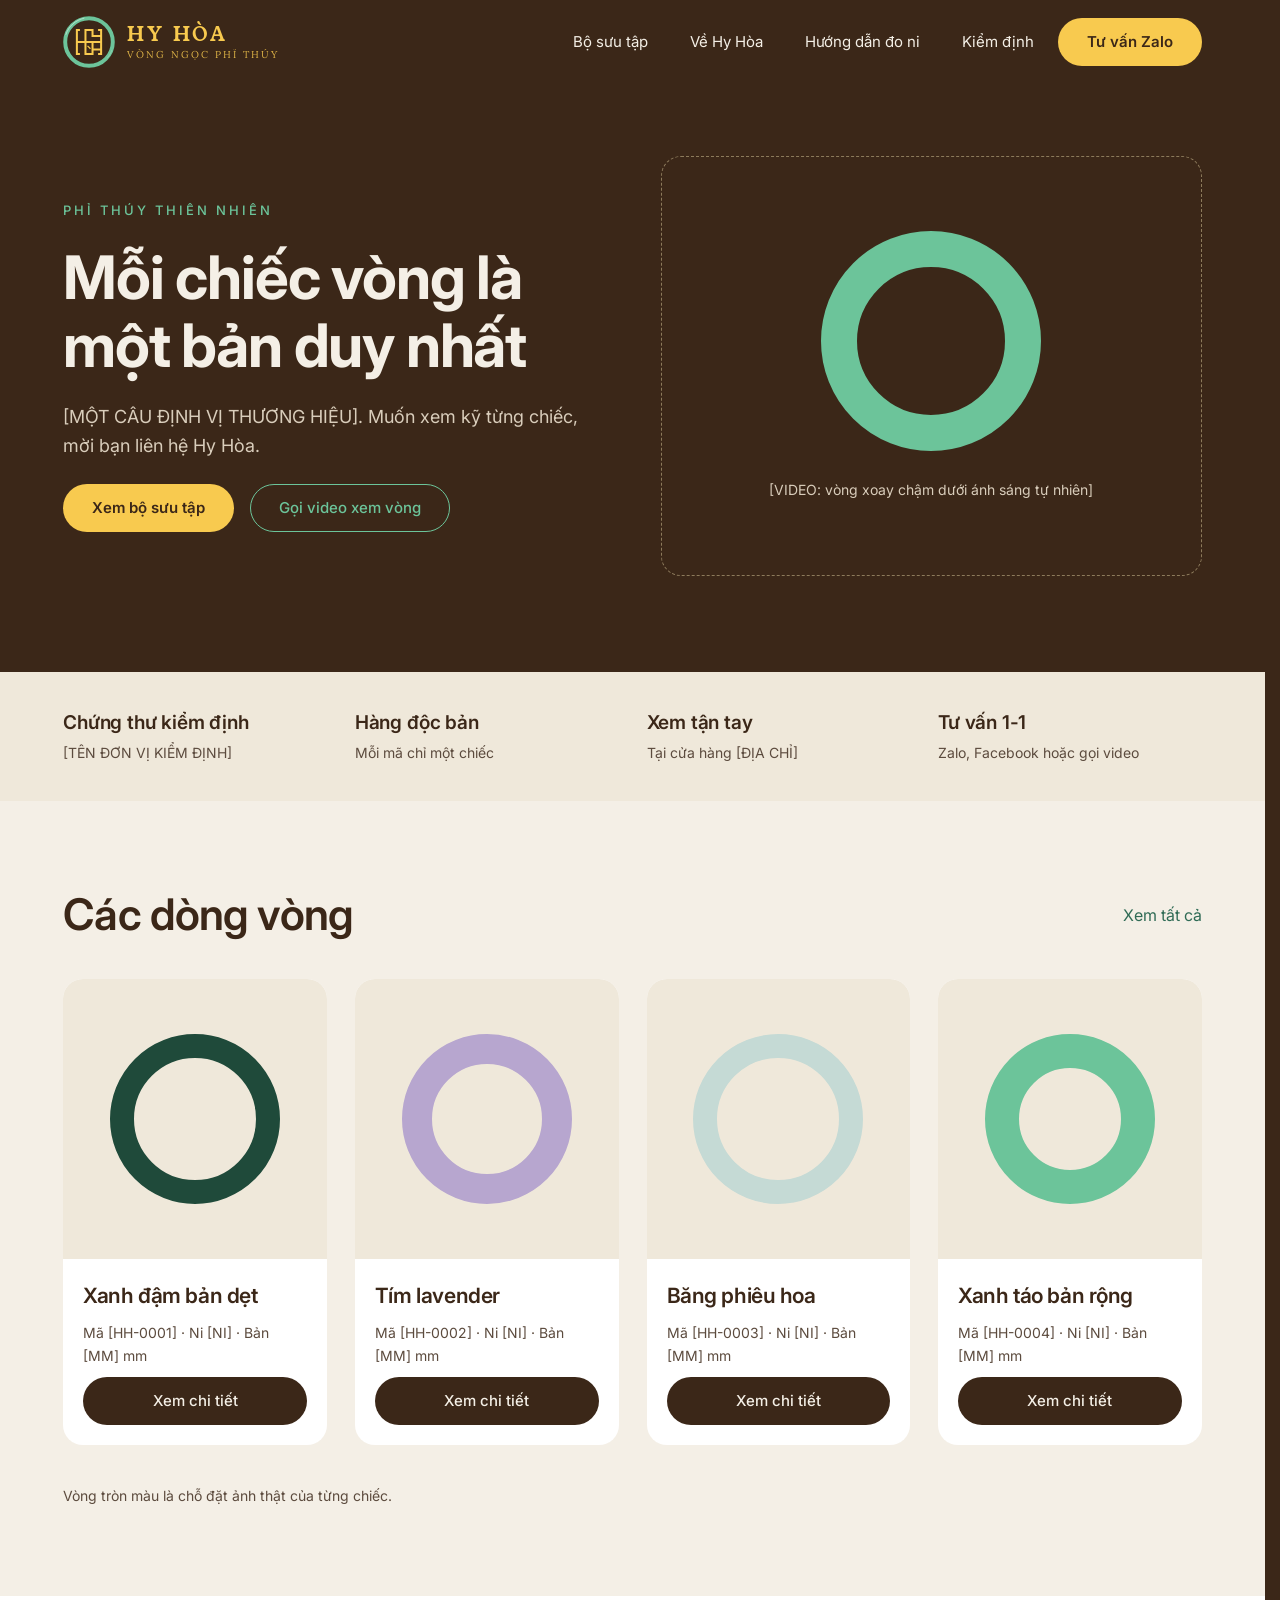
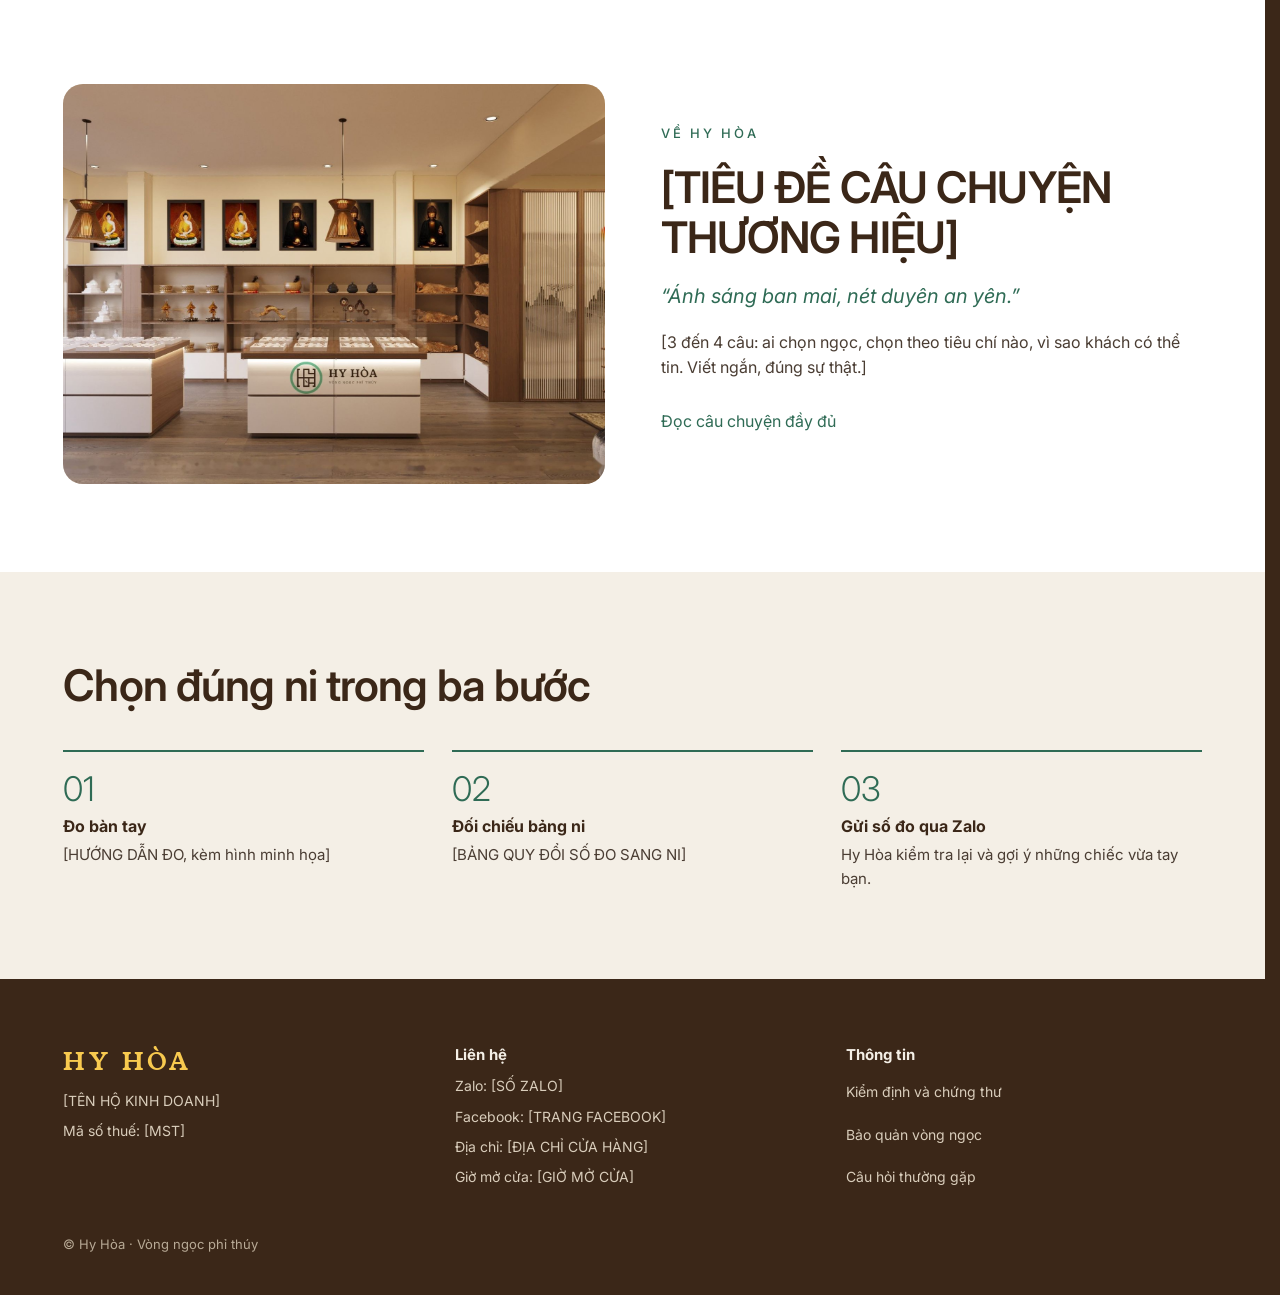
<file: index.html>
<!doctype html>
<html lang="vi">
<head>
<meta charset="utf-8">
<meta name="viewport" content="width=device-width, initial-scale=1, viewport-fit=cover">
<title>Hy Hòa – Vòng ngọc phỉ thúy</title>
<meta name="description" content="Hy Hòa – vòng ngọc phỉ thúy thiên nhiên, mỗi chiếc là một bản duy nhất, có chứng thư kiểm định.">
<meta name="theme-color" content="#3B2718">
<meta name="apple-mobile-web-app-capable" content="yes">
<meta name="mobile-web-app-capable" content="yes">
<meta name="apple-mobile-web-app-status-bar-style" content="black-translucent">
<meta name="apple-mobile-web-app-title" content="Hy Hòa">
<link rel="apple-touch-icon" href="assets/img/icon-192.png">
<link rel="manifest" href="manifest.webmanifest">
<link rel="icon" href="assets/img/favicon.svg?v=8" type="image/svg+xml">
<link rel="icon" href="assets/img/favicon-64.png?v=8" sizes="64x64" type="image/png">
<link rel="preconnect" href="https://fonts.googleapis.com">
<link rel="preconnect" href="https://fonts.gstatic.com" crossorigin>
<link rel="stylesheet" href="https://fonts.googleapis.com/css2?family=Inter:wght@400;500;600;700&family=Young+Serif&family=Lora:wght@400;500&display=swap">
<link rel="stylesheet" href="assets/css/style.css?v=20261118-4">
</head>
<body>
<script>document.documentElement.classList.add("intro-on")</script>
<div class="intro" aria-hidden="true" style="display:none"></div>
<img class="intro-logo" src="assets/img/logo-mark.svg?v=2" alt="" aria-hidden="true" style="display:none">

<header class="hdr" id="top">
  <div class="hdr-in">
    <a href="#top" class="brand" aria-label="Hy Hòa – về đầu trang">
      <img src="assets/img/logo-mark.svg?v=2" alt="Logo Hy Hòa" width="52" height="52">
      <span class="brand-txt"><span class="brand-name">HY HÒA</span><span class="brand-tag">VÒNG NGỌC PHỈ THÚY</span></span>
    </a>

    <nav class="nav" aria-label="Menu chính">
      <div class="dd">
        <a href="#bo-suu-tap" class="nav-a" aria-haspopup="true">Bộ sưu tập</a>
        <div class="dp"><div class="dpi">
          <a href="#bo-suu-tap">Xanh đậm bản dẹt</a><a href="#bo-suu-tap">Tím lavender</a><a href="#bo-suu-tap">Băng phiêu hoa</a><a href="#bo-suu-tap">Xanh táo bản rộng</a>
        </div></div>
      </div>
      <div class="dd">
        <a href="#ve-hy-hoa" class="nav-a" aria-haspopup="true">Về Hy Hòa</a>
        <div class="dp"><div class="dpi">
          <a href="#ve-hy-hoa">Câu chuyện thương hiệu</a><a href="#lien-he">Cửa hàng</a><a href="#ve-hy-hoa">Người chọn ngọc</a>
        </div></div>
      </div>
      <div class="dd">
        <a href="#do-ni" class="nav-a" aria-haspopup="true">Hướng dẫn đo ni</a>
        <div class="dp"><div class="dpi">
          <a href="#do-ni">Cách đo ni tay</a><a href="#do-ni">Bảng quy đổi ni</a><a href="#lien-he">Bảo quản vòng ngọc</a>
        </div></div>
      </div>
      <div class="dd">
        <a href="#cam-ket" class="nav-a" aria-haspopup="true">Kiểm định</a>
        <div class="dp"><div class="dpi">
          <a href="#cam-ket">Chứng thư kiểm định</a><a href="#cam-ket">Tra cứu mã vòng</a><a href="#lien-he">Câu hỏi thường gặp</a>
        </div></div>
      </div>
    </nav>

    <a href="#lien-he" class="btn btn-gold hdr-cta">Tư vấn Zalo</a>

    <button class="menu-btn" type="button" aria-label="Mở menu" aria-expanded="false" aria-controls="mnav">
      <svg class="i-open" aria-hidden="true" width="24" height="24" viewBox="0 0 24 24" fill="none" stroke="currentColor" stroke-width="1.6"><path d="M3 6h18M3 12h18M3 18h18"/></svg>
      <svg class="i-close" aria-hidden="true" width="24" height="24" viewBox="0 0 24 24" fill="none" stroke="currentColor" stroke-width="1.6"><path d="M5 5l14 14M19 5L5 19"/></svg>
    </button>
  </div>
</header>

<nav class="mnav" id="mnav" aria-label="Menu điện thoại">
  <a href="#bo-suu-tap">Bộ sưu tập</a>
  <a href="#ve-hy-hoa">Về Hy Hòa</a>
  <a href="#do-ni">Hướng dẫn đo ni</a>
  <a href="#cam-ket">Kiểm định</a>
  <a href="#lien-he">Liên hệ</a>
  <a href="#lien-he" class="btn btn-gold mnav-cta">Nhắn Zalo</a>
</nav>

<main>
  <section class="hero">
    <div class="hero-txt">
      <p class="eyebrow">PHỈ THÚY THIÊN NHIÊN</p>
      <h1>Mỗi chiếc vòng là một bản duy nhất</h1>
      <p class="lead">[MỘT CÂU ĐỊNH VỊ THƯƠNG HIỆU]. Muốn xem kỹ từng chiếc, mời bạn liên hệ Hy Hòa.</p>
      <div class="hero-btns">
        <a href="#bo-suu-tap" class="btn btn-gold">Xem bộ sưu tập</a>
        <a href="#lien-he" class="btn btn-jade">Gọi video xem vòng</a>
      </div>
    </div>
    <div class="hero-media">
      <span class="ring ring-xl" aria-hidden="true"></span>
      <p>[VIDEO: vòng xoay chậm dưới ánh sáng tự nhiên]</p>
    </div>
  </section>

  <section class="trust" id="cam-ket" aria-label="Cam kết">
    <div><strong>Chứng thư kiểm định</strong><span>[TÊN ĐƠN VỊ KIỂM ĐỊNH]</span></div>
    <div><strong>Hàng độc bản</strong><span>Mỗi mã chỉ một chiếc</span></div>
    <div><strong>Xem tận tay</strong><span>Tại cửa hàng [ĐỊA CHỈ]</span></div>
    <div><strong>Tư vấn 1-1</strong><span>Zalo, Facebook hoặc gọi video</span></div>
  </section>

  <section class="sec" id="bo-suu-tap">
    <div class="sec-head">
      <h2>Các dòng vòng</h2>
      <a href="#bo-suu-tap" class="tlink">Xem tất cả</a>
    </div>
    <div class="cards">
      <a href="#lien-he" class="card"><div class="card-img"><span class="ring" style="--c:#1F4A3A;--w:24px" aria-hidden="true"></span></div><div class="card-body"><h3>Xanh đậm bản dẹt</h3><p>Mã [HH-0001] · Ni [NI] · Bản [MM] mm</p><span class="btn btn-dark">Xem chi tiết</span></div></a>
      <a href="#lien-he" class="card"><div class="card-img"><span class="ring" style="--c:#B7A6CF;--w:30px" aria-hidden="true"></span></div><div class="card-body"><h3>Tím lavender</h3><p>Mã [HH-0002] · Ni [NI] · Bản [MM] mm</p><span class="btn btn-dark">Xem chi tiết</span></div></a>
      <a href="#lien-he" class="card"><div class="card-img"><span class="ring" style="--c:#C5DAD5;--w:24px" aria-hidden="true"></span></div><div class="card-body"><h3>Băng phiêu hoa</h3><p>Mã [HH-0003] · Ni [NI] · Bản [MM] mm</p><span class="btn btn-dark">Xem chi tiết</span></div></a>
      <a href="#lien-he" class="card"><div class="card-img"><span class="ring" style="--c:#6CC49A;--w:34px" aria-hidden="true"></span></div><div class="card-body"><h3>Xanh táo bản rộng</h3><p>Mã [HH-0004] · Ni [NI] · Bản [MM] mm</p><span class="btn btn-dark">Xem chi tiết</span></div></a>
    </div>
    <p class="note">Vòng tròn màu là chỗ đặt ảnh thật của từng chiếc.</p>
  </section>

  <section class="story" id="ve-hy-hoa">
    <div class="story-img"><img src="assets/img/cua-hang.jpg" alt="Không gian cửa hàng Hy Hòa" width="1600" height="1143" loading="lazy"></div>
    <div class="story-txt">
      <p class="eyebrow">VỀ HY HÒA</p>
      <h2>[TIÊU ĐỀ CÂU CHUYỆN THƯƠNG HIỆU]</h2>
      <p class="quote">“Ánh sáng ban mai, nét duyên an yên.”</p>
      <p>[3 đến 4 câu: ai chọn ngọc, chọn theo tiêu chí nào, vì sao khách có thể tin. Viết ngắn, đúng sự thật.]</p>
      <a href="#lien-he" class="tlink">Đọc câu chuyện đầy đủ</a>
    </div>
  </section>

  <section class="sec" id="do-ni">
    <h2>Chọn đúng ni trong ba bước</h2>
    <ol class="steps">
      <li><span class="num">01</span><div><strong>Đo bàn tay</strong><span>[HƯỚNG DẪN ĐO, kèm hình minh họa]</span></div></li>
      <li><span class="num">02</span><div><strong>Đối chiếu bảng ni</strong><span>[BẢNG QUY ĐỔI SỐ ĐO SANG NI]</span></div></li>
      <li><span class="num">03</span><div><strong>Gửi số đo qua Zalo</strong><span>Hy Hòa kiểm tra lại và gợi ý những chiếc vừa tay bạn.</span></div></li>
    </ol>
  </section>
</main>

<footer class="ftr" id="lien-he">
  <div class="ftr-grid">
    <div class="ftr-brand">
      <span class="ftr-name">HY HÒA</span>
      <span>[TÊN HỘ KINH DOANH]</span>
      <span>Mã số thuế: [MST]</span>
    </div>
    <div>
      <strong>Liên hệ</strong>
      <span>Zalo: [SỐ ZALO]</span>
      <span>Facebook: [TRANG FACEBOOK]</span>
      <span>Địa chỉ: [ĐỊA CHỈ CỬA HÀNG]</span>
      <span>Giờ mở cửa: [GIỜ MỞ CỬA]</span>
    </div>
    <div>
      <strong>Thông tin</strong>
      <a href="#cam-ket" class="tlink">Kiểm định và chứng thư</a>
      <a href="#do-ni" class="tlink">Bảo quản vòng ngọc</a>
      <a href="#lien-he" class="tlink">Câu hỏi thường gặp</a>
    </div>
  </div>
  <p class="ftr-copy">© Hy Hòa · Vòng ngọc phỉ thúy</p>
</footer>

<div class="mbar">
  <a href="#lien-he" class="btn btn-gold">Nhắn Zalo</a>
  <a href="#lien-he" class="btn btn-line">Gọi video xem vòng</a>
</div>

<script src="assets/js/main.js?v=20261118-4" defer></script>
</body>
</html>
</file>
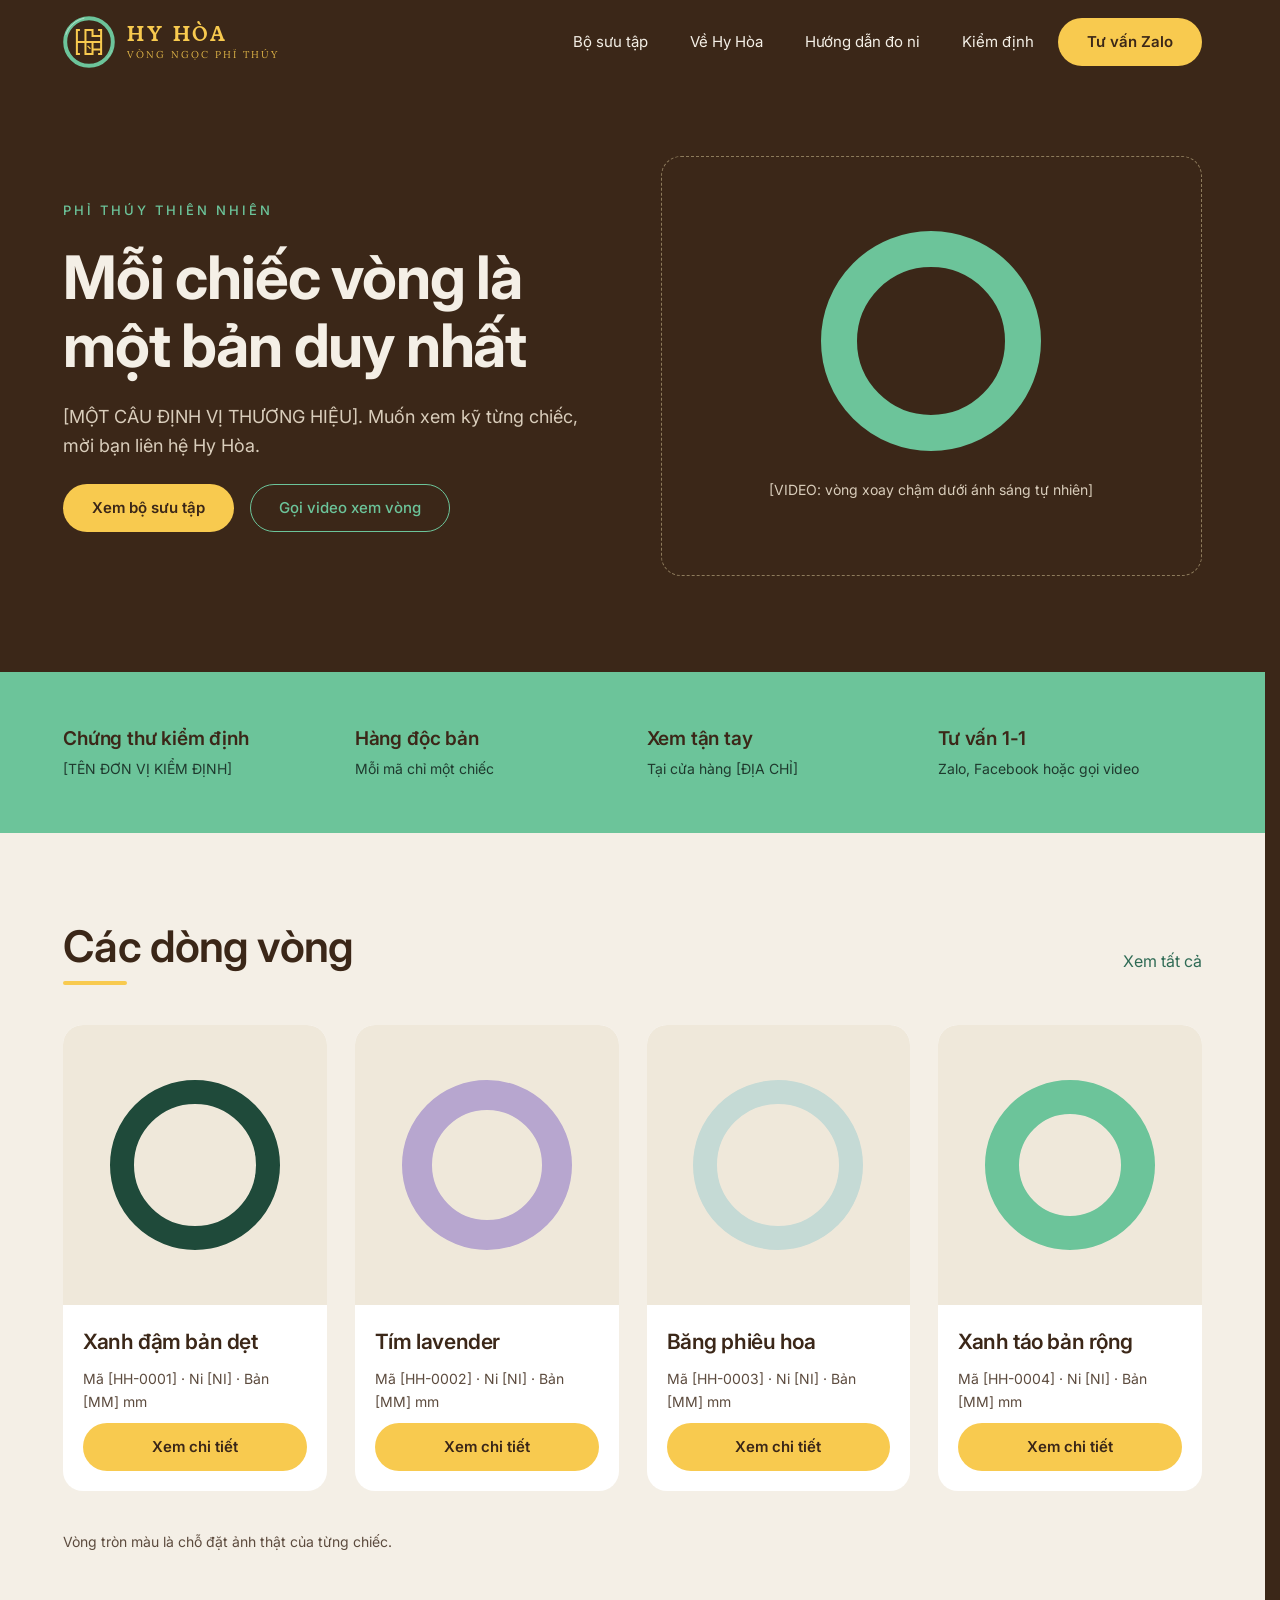
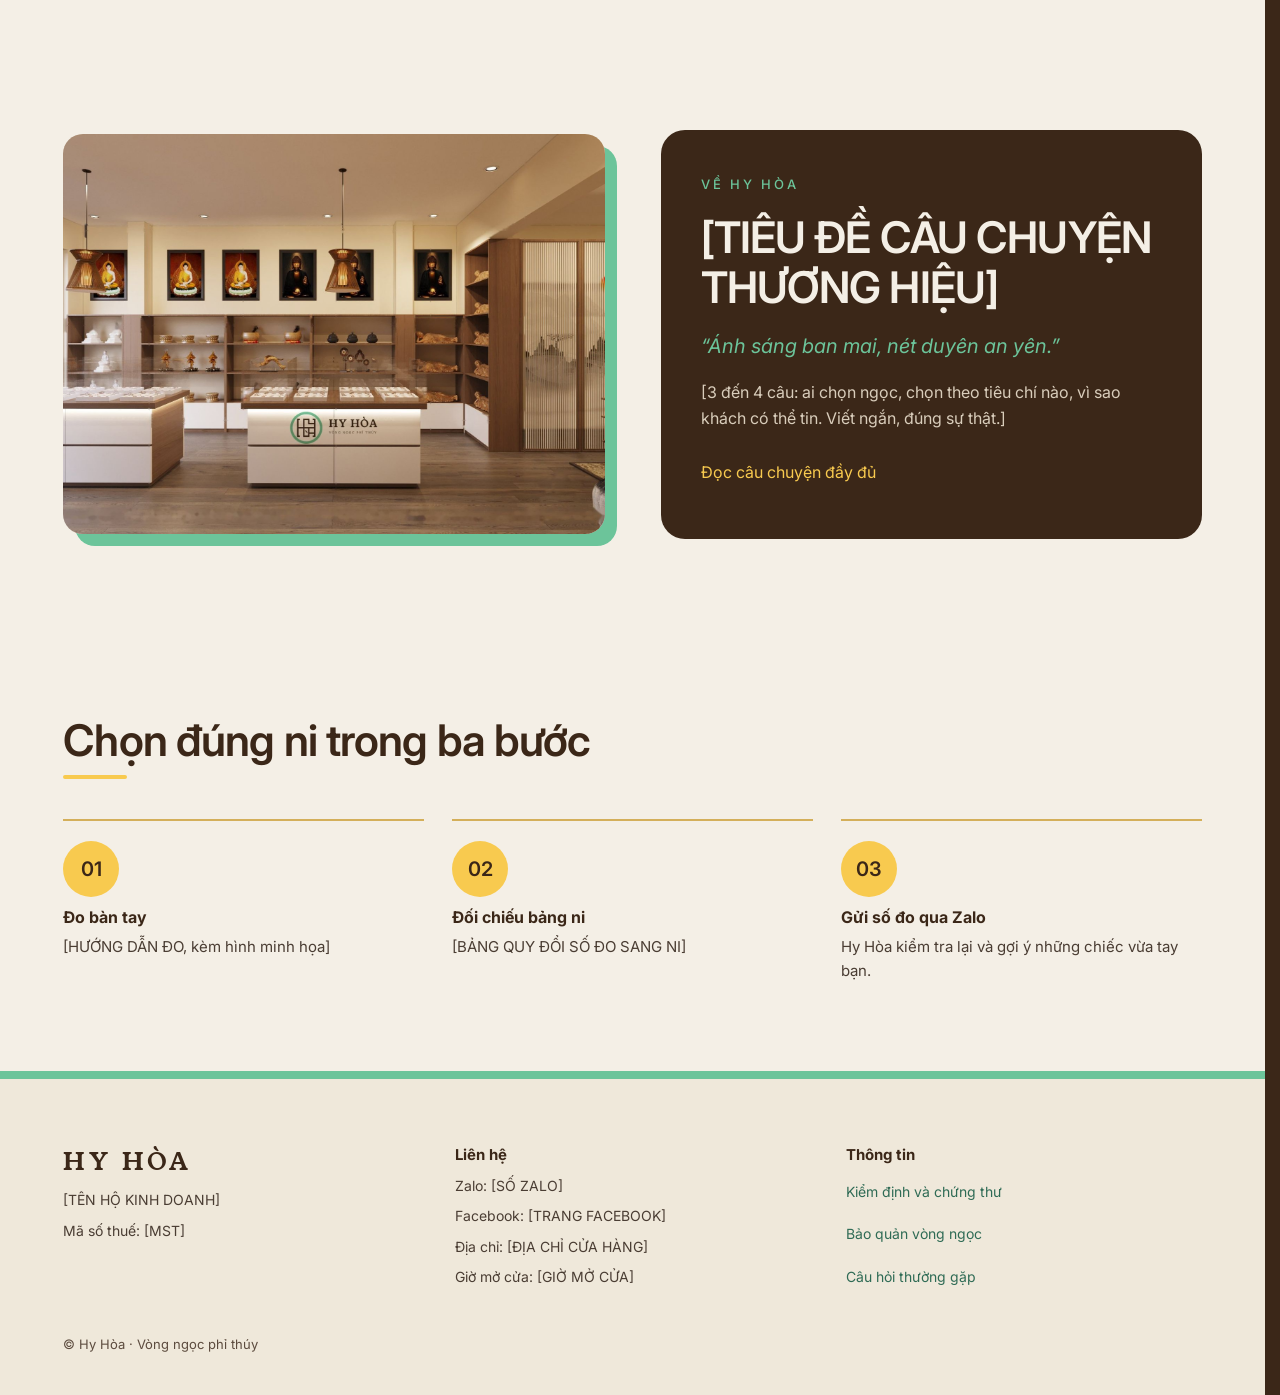
<file: thu-mau.html>
<!doctype html>
<html lang="vi">
<head>
<meta charset="utf-8">
<meta name="viewport" content="width=device-width, initial-scale=1, viewport-fit=cover">
<title>Hy Hòa – Vòng ngọc phỉ thúy</title>
<meta name="description" content="Hy Hòa – vòng ngọc phỉ thúy thiên nhiên, mỗi chiếc là một bản duy nhất, có chứng thư kiểm định.">
<meta name="theme-color" content="#3B2718">
<meta name="apple-mobile-web-app-capable" content="yes">
<meta name="mobile-web-app-capable" content="yes">
<meta name="apple-mobile-web-app-status-bar-style" content="black-translucent">
<meta name="apple-mobile-web-app-title" content="Hy Hòa">
<link rel="apple-touch-icon" href="assets/img/icon-192.png">
<link rel="manifest" href="manifest.webmanifest">
<link rel="icon" href="assets/img/favicon.svg?v=8" type="image/svg+xml">
<link rel="icon" href="assets/img/favicon-64.png?v=8" sizes="64x64" type="image/png">
<link rel="preconnect" href="https://fonts.googleapis.com">
<link rel="preconnect" href="https://fonts.gstatic.com" crossorigin>
<link rel="stylesheet" href="https://fonts.googleapis.com/css2?family=Inter:wght@400;500;600;700&family=Young+Serif&family=Lora:wght@400;500&display=swap">
<link rel="stylesheet" href="assets/css/style.css?v=20261118-4">
<link rel="stylesheet" href="assets/css/thu-60-30-10.css?v=1">
</head>
<body>
<script>document.documentElement.classList.add("intro-on")</script>
<div class="intro" aria-hidden="true" style="display:none"></div>
<img class="intro-logo" src="assets/img/logo-mark.svg?v=2" alt="" aria-hidden="true" style="display:none">

<header class="hdr" id="top">
  <div class="hdr-in">
    <a href="#top" class="brand" aria-label="Hy Hòa – về đầu trang">
      <img src="assets/img/logo-mark.svg?v=2" alt="Logo Hy Hòa" width="52" height="52">
      <span class="brand-txt"><span class="brand-name">HY HÒA</span><span class="brand-tag">VÒNG NGỌC PHỈ THÚY</span></span>
    </a>

    <nav class="nav" aria-label="Menu chính">
      <div class="dd">
        <a href="#bo-suu-tap" class="nav-a" aria-haspopup="true">Bộ sưu tập</a>
        <div class="dp"><div class="dpi">
          <a href="#bo-suu-tap">Xanh đậm bản dẹt</a><a href="#bo-suu-tap">Tím lavender</a><a href="#bo-suu-tap">Băng phiêu hoa</a><a href="#bo-suu-tap">Xanh táo bản rộng</a>
        </div></div>
      </div>
      <div class="dd">
        <a href="#ve-hy-hoa" class="nav-a" aria-haspopup="true">Về Hy Hòa</a>
        <div class="dp"><div class="dpi">
          <a href="#ve-hy-hoa">Câu chuyện thương hiệu</a><a href="#lien-he">Cửa hàng</a><a href="#ve-hy-hoa">Người chọn ngọc</a>
        </div></div>
      </div>
      <div class="dd">
        <a href="#do-ni" class="nav-a" aria-haspopup="true">Hướng dẫn đo ni</a>
        <div class="dp"><div class="dpi">
          <a href="#do-ni">Cách đo ni tay</a><a href="#do-ni">Bảng quy đổi ni</a><a href="#lien-he">Bảo quản vòng ngọc</a>
        </div></div>
      </div>
      <div class="dd">
        <a href="#cam-ket" class="nav-a" aria-haspopup="true">Kiểm định</a>
        <div class="dp"><div class="dpi">
          <a href="#cam-ket">Chứng thư kiểm định</a><a href="#cam-ket">Tra cứu mã vòng</a><a href="#lien-he">Câu hỏi thường gặp</a>
        </div></div>
      </div>
    </nav>

    <a href="#lien-he" class="btn btn-gold hdr-cta">Tư vấn Zalo</a>

    <button class="menu-btn" type="button" aria-label="Mở menu" aria-expanded="false" aria-controls="mnav">
      <svg class="i-open" aria-hidden="true" width="24" height="24" viewBox="0 0 24 24" fill="none" stroke="currentColor" stroke-width="1.6"><path d="M3 6h18M3 12h18M3 18h18"/></svg>
      <svg class="i-close" aria-hidden="true" width="24" height="24" viewBox="0 0 24 24" fill="none" stroke="currentColor" stroke-width="1.6"><path d="M5 5l14 14M19 5L5 19"/></svg>
    </button>
  </div>
</header>

<nav class="mnav" id="mnav" aria-label="Menu điện thoại">
  <a href="#bo-suu-tap">Bộ sưu tập</a>
  <a href="#ve-hy-hoa">Về Hy Hòa</a>
  <a href="#do-ni">Hướng dẫn đo ni</a>
  <a href="#cam-ket">Kiểm định</a>
  <a href="#lien-he">Liên hệ</a>
  <a href="#lien-he" class="btn btn-gold mnav-cta">Nhắn Zalo</a>
</nav>

<main>
  <section class="hero">
    <div class="hero-txt">
      <p class="eyebrow">PHỈ THÚY THIÊN NHIÊN</p>
      <h1>Mỗi chiếc vòng là một bản duy nhất</h1>
      <p class="lead">[MỘT CÂU ĐỊNH VỊ THƯƠNG HIỆU]. Muốn xem kỹ từng chiếc, mời bạn liên hệ Hy Hòa.</p>
      <div class="hero-btns">
        <a href="#bo-suu-tap" class="btn btn-gold">Xem bộ sưu tập</a>
        <a href="#lien-he" class="btn btn-jade">Gọi video xem vòng</a>
      </div>
    </div>
    <div class="hero-media">
      <span class="ring ring-xl" aria-hidden="true"></span>
      <p>[VIDEO: vòng xoay chậm dưới ánh sáng tự nhiên]</p>
    </div>
  </section>

  <section class="trust" id="cam-ket" aria-label="Cam kết">
    <div><strong>Chứng thư kiểm định</strong><span>[TÊN ĐƠN VỊ KIỂM ĐỊNH]</span></div>
    <div><strong>Hàng độc bản</strong><span>Mỗi mã chỉ một chiếc</span></div>
    <div><strong>Xem tận tay</strong><span>Tại cửa hàng [ĐỊA CHỈ]</span></div>
    <div><strong>Tư vấn 1-1</strong><span>Zalo, Facebook hoặc gọi video</span></div>
  </section>

  <section class="sec" id="bo-suu-tap">
    <div class="sec-head">
      <h2>Các dòng vòng</h2>
      <a href="#bo-suu-tap" class="tlink">Xem tất cả</a>
    </div>
    <div class="cards">
      <a href="#lien-he" class="card"><div class="card-img"><span class="ring" style="--c:#1F4A3A;--w:24px" aria-hidden="true"></span></div><div class="card-body"><h3>Xanh đậm bản dẹt</h3><p>Mã [HH-0001] · Ni [NI] · Bản [MM] mm</p><span class="btn btn-dark">Xem chi tiết</span></div></a>
      <a href="#lien-he" class="card"><div class="card-img"><span class="ring" style="--c:#B7A6CF;--w:30px" aria-hidden="true"></span></div><div class="card-body"><h3>Tím lavender</h3><p>Mã [HH-0002] · Ni [NI] · Bản [MM] mm</p><span class="btn btn-dark">Xem chi tiết</span></div></a>
      <a href="#lien-he" class="card"><div class="card-img"><span class="ring" style="--c:#C5DAD5;--w:24px" aria-hidden="true"></span></div><div class="card-body"><h3>Băng phiêu hoa</h3><p>Mã [HH-0003] · Ni [NI] · Bản [MM] mm</p><span class="btn btn-dark">Xem chi tiết</span></div></a>
      <a href="#lien-he" class="card"><div class="card-img"><span class="ring" style="--c:#6CC49A;--w:34px" aria-hidden="true"></span></div><div class="card-body"><h3>Xanh táo bản rộng</h3><p>Mã [HH-0004] · Ni [NI] · Bản [MM] mm</p><span class="btn btn-dark">Xem chi tiết</span></div></a>
    </div>
    <p class="note">Vòng tròn màu là chỗ đặt ảnh thật của từng chiếc.</p>
  </section>

  <section class="story" id="ve-hy-hoa">
    <div class="story-img"><img src="assets/img/cua-hang.jpg" alt="Không gian cửa hàng Hy Hòa" width="1600" height="1143" loading="lazy"></div>
    <div class="story-txt">
      <p class="eyebrow">VỀ HY HÒA</p>
      <h2>[TIÊU ĐỀ CÂU CHUYỆN THƯƠNG HIỆU]</h2>
      <p class="quote">“Ánh sáng ban mai, nét duyên an yên.”</p>
      <p>[3 đến 4 câu: ai chọn ngọc, chọn theo tiêu chí nào, vì sao khách có thể tin. Viết ngắn, đúng sự thật.]</p>
      <a href="#lien-he" class="tlink">Đọc câu chuyện đầy đủ</a>
    </div>
  </section>

  <section class="sec" id="do-ni">
    <h2>Chọn đúng ni trong ba bước</h2>
    <ol class="steps">
      <li><span class="num">01</span><div><strong>Đo bàn tay</strong><span>[HƯỚNG DẪN ĐO, kèm hình minh họa]</span></div></li>
      <li><span class="num">02</span><div><strong>Đối chiếu bảng ni</strong><span>[BẢNG QUY ĐỔI SỐ ĐO SANG NI]</span></div></li>
      <li><span class="num">03</span><div><strong>Gửi số đo qua Zalo</strong><span>Hy Hòa kiểm tra lại và gợi ý những chiếc vừa tay bạn.</span></div></li>
    </ol>
  </section>
</main>

<footer class="ftr" id="lien-he">
  <div class="ftr-grid">
    <div class="ftr-brand">
      <span class="ftr-name">HY HÒA</span>
      <span>[TÊN HỘ KINH DOANH]</span>
      <span>Mã số thuế: [MST]</span>
    </div>
    <div>
      <strong>Liên hệ</strong>
      <span>Zalo: [SỐ ZALO]</span>
      <span>Facebook: [TRANG FACEBOOK]</span>
      <span>Địa chỉ: [ĐỊA CHỈ CỬA HÀNG]</span>
      <span>Giờ mở cửa: [GIỜ MỞ CỬA]</span>
    </div>
    <div>
      <strong>Thông tin</strong>
      <a href="#cam-ket" class="tlink">Kiểm định và chứng thư</a>
      <a href="#do-ni" class="tlink">Bảo quản vòng ngọc</a>
      <a href="#lien-he" class="tlink">Câu hỏi thường gặp</a>
    </div>
  </div>
  <p class="ftr-copy">© Hy Hòa · Vòng ngọc phỉ thúy</p>
</footer>

<div class="mbar">
  <a href="#lien-he" class="btn btn-gold">Nhắn Zalo</a>
  <a href="#lien-he" class="btn btn-line">Gọi video xem vòng</a>
</div>

<script src="assets/js/main.js?v=20261118-4" defer></script>
</body>
</html>
</file>
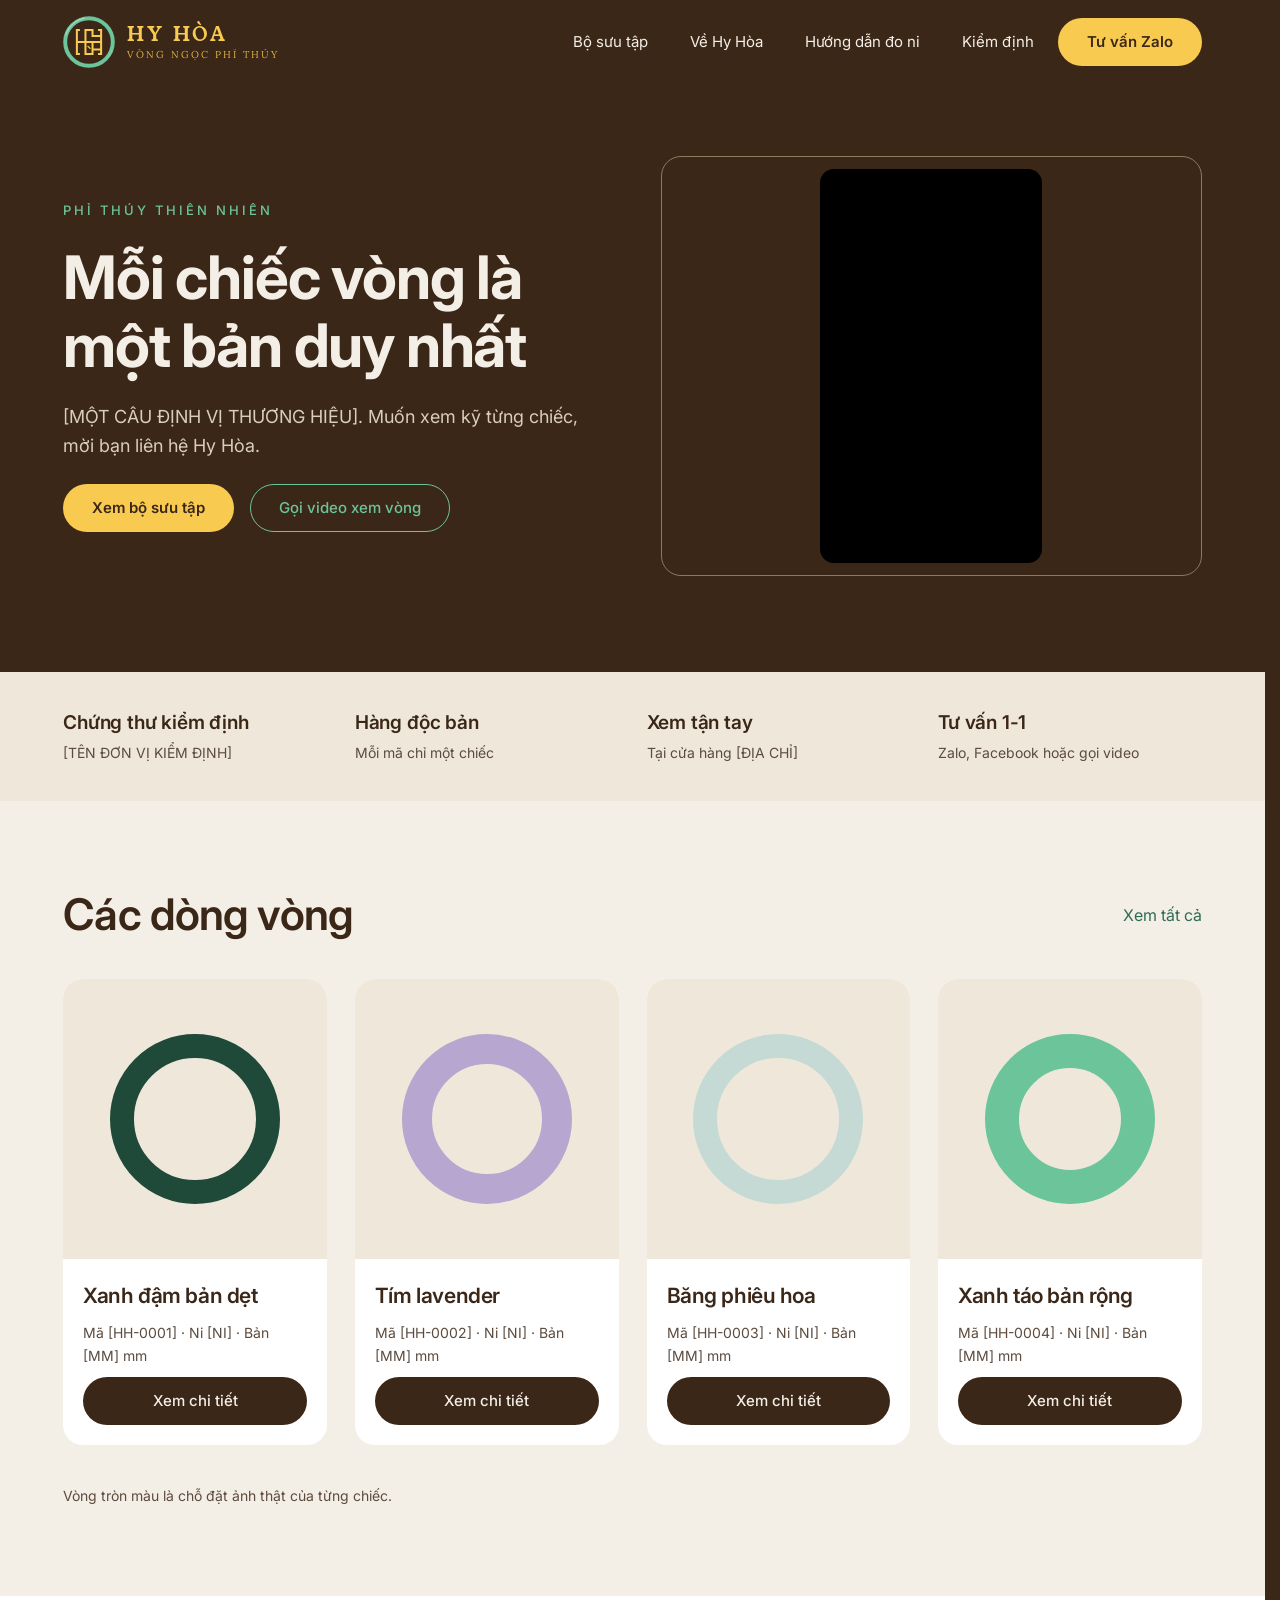
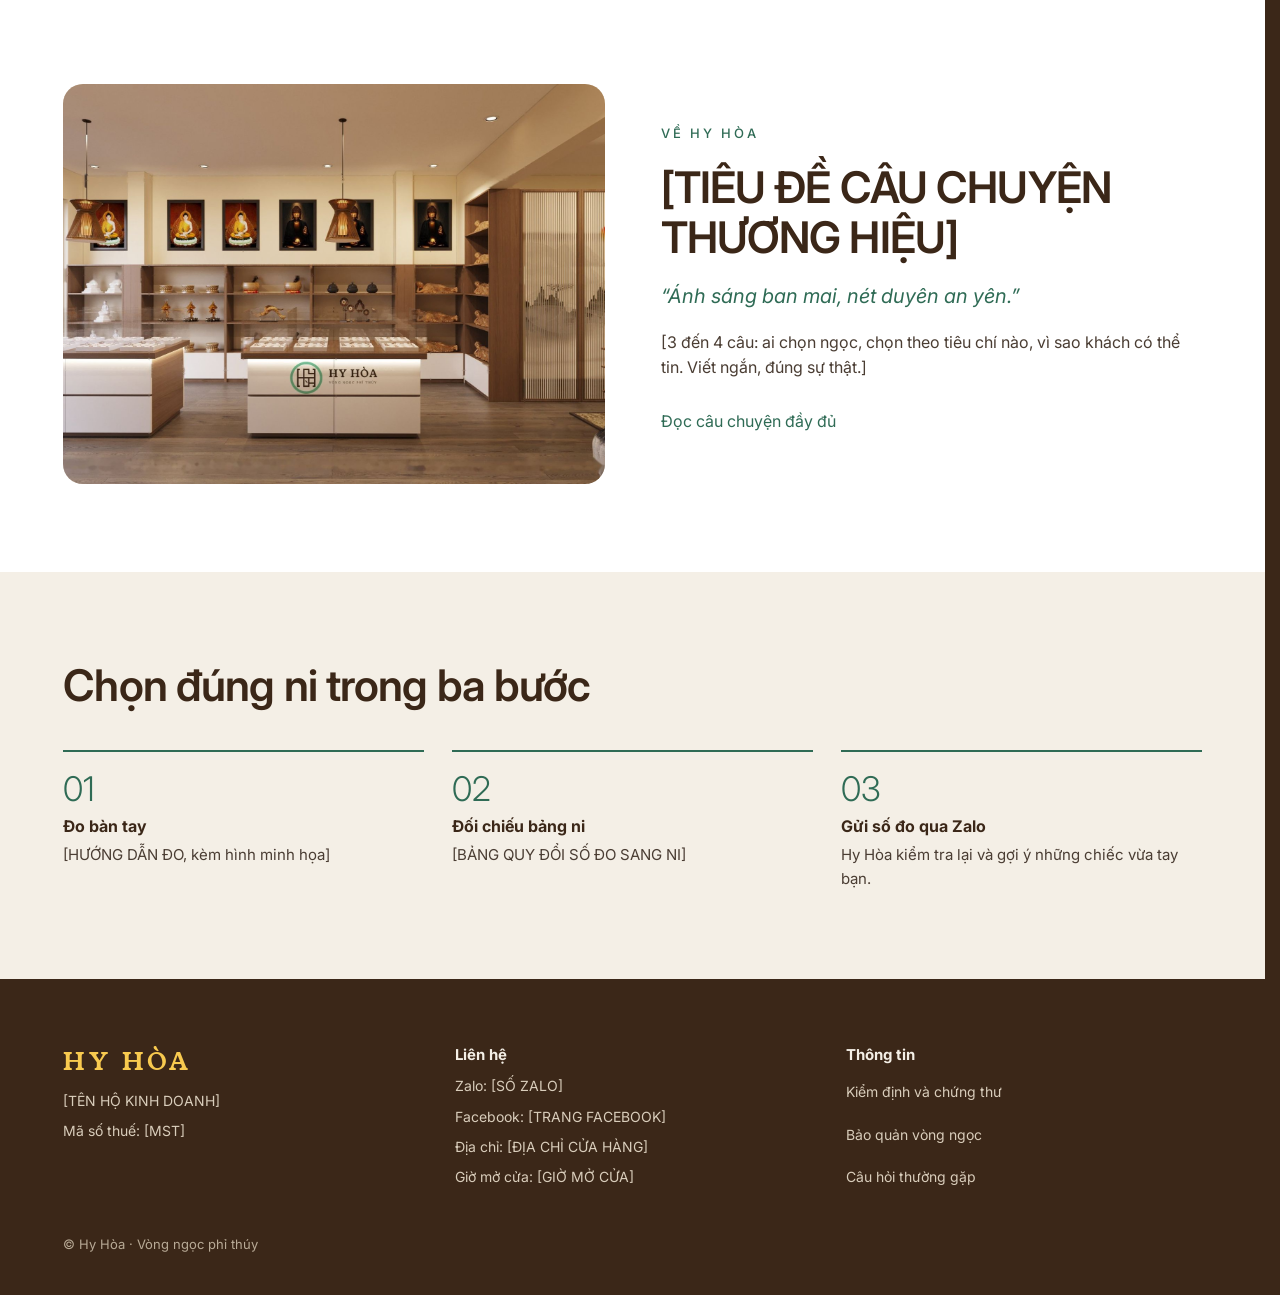
<file: thu-video.html>
<!doctype html>
<html lang="vi">
<head>
<meta charset="utf-8">
<meta name="viewport" content="width=device-width, initial-scale=1, viewport-fit=cover">
<title>Hy Hòa – thử video</title>
<meta name="description" content="Hy Hòa – vòng ngọc phỉ thúy thiên nhiên, mỗi chiếc là một bản duy nhất, có chứng thư kiểm định.">
<meta name="theme-color" content="#3B2718">
<meta name="apple-mobile-web-app-capable" content="yes">
<meta name="mobile-web-app-capable" content="yes">
<meta name="apple-mobile-web-app-status-bar-style" content="black-translucent">
<meta name="apple-mobile-web-app-title" content="Hy Hòa">
<link rel="apple-touch-icon" href="assets/img/icon-192.png">
<link rel="manifest" href="manifest.webmanifest">
<link rel="icon" href="assets/img/favicon.svg?v=8" type="image/svg+xml">
<link rel="icon" href="assets/img/favicon-64.png?v=8" sizes="64x64" type="image/png">
<link rel="preconnect" href="https://fonts.googleapis.com">
<link rel="preconnect" href="https://fonts.gstatic.com" crossorigin>
<link rel="stylesheet" href="https://fonts.googleapis.com/css2?family=Inter:wght@400;500;600;700&family=Young+Serif&family=Lora:wght@400;500&display=swap">
<link rel="stylesheet" href="assets/css/style.css?v=20261118-4">
</head>
<body>
<script>document.documentElement.classList.add("intro-on")</script>
<div class="intro" aria-hidden="true" style="display:none"></div>
<img class="intro-logo" src="assets/img/logo-mark.svg?v=2" alt="" aria-hidden="true" style="display:none">

<header class="hdr" id="top">
  <div class="hdr-in">
    <a href="#top" class="brand" aria-label="Hy Hòa – về đầu trang">
      <img src="assets/img/logo-mark.svg?v=2" alt="Logo Hy Hòa" width="52" height="52">
      <span class="brand-txt"><span class="brand-name">HY HÒA</span><span class="brand-tag">VÒNG NGỌC PHỈ THÚY</span></span>
    </a>

    <nav class="nav" aria-label="Menu chính">
      <div class="dd">
        <a href="#bo-suu-tap" class="nav-a" aria-haspopup="true">Bộ sưu tập</a>
        <div class="dp"><div class="dpi">
          <a href="#bo-suu-tap">Xanh đậm bản dẹt</a><a href="#bo-suu-tap">Tím lavender</a><a href="#bo-suu-tap">Băng phiêu hoa</a><a href="#bo-suu-tap">Xanh táo bản rộng</a>
        </div></div>
      </div>
      <div class="dd">
        <a href="#ve-hy-hoa" class="nav-a" aria-haspopup="true">Về Hy Hòa</a>
        <div class="dp"><div class="dpi">
          <a href="#ve-hy-hoa">Câu chuyện thương hiệu</a><a href="#lien-he">Cửa hàng</a><a href="#ve-hy-hoa">Người chọn ngọc</a>
        </div></div>
      </div>
      <div class="dd">
        <a href="#do-ni" class="nav-a" aria-haspopup="true">Hướng dẫn đo ni</a>
        <div class="dp"><div class="dpi">
          <a href="#do-ni">Cách đo ni tay</a><a href="#do-ni">Bảng quy đổi ni</a><a href="#lien-he">Bảo quản vòng ngọc</a>
        </div></div>
      </div>
      <div class="dd">
        <a href="#cam-ket" class="nav-a" aria-haspopup="true">Kiểm định</a>
        <div class="dp"><div class="dpi">
          <a href="#cam-ket">Chứng thư kiểm định</a><a href="#cam-ket">Tra cứu mã vòng</a><a href="#lien-he">Câu hỏi thường gặp</a>
        </div></div>
      </div>
    </nav>

    <a href="#lien-he" class="btn btn-gold hdr-cta">Tư vấn Zalo</a>

    <button class="menu-btn" type="button" aria-label="Mở menu" aria-expanded="false" aria-controls="mnav">
      <svg class="i-open" aria-hidden="true" width="24" height="24" viewBox="0 0 24 24" fill="none" stroke="currentColor" stroke-width="1.6"><path d="M3 6h18M3 12h18M3 18h18"/></svg>
      <svg class="i-close" aria-hidden="true" width="24" height="24" viewBox="0 0 24 24" fill="none" stroke="currentColor" stroke-width="1.6"><path d="M5 5l14 14M19 5L5 19"/></svg>
    </button>
  </div>
</header>

<nav class="mnav" id="mnav" aria-label="Menu điện thoại">
  <a href="#bo-suu-tap">Bộ sưu tập</a>
  <a href="#ve-hy-hoa">Về Hy Hòa</a>
  <a href="#do-ni">Hướng dẫn đo ni</a>
  <a href="#cam-ket">Kiểm định</a>
  <a href="#lien-he">Liên hệ</a>
  <a href="#lien-he" class="btn btn-gold mnav-cta">Nhắn Zalo</a>
</nav>

<main>
  <section class="hero">
    <div class="hero-txt">
      <p class="eyebrow">PHỈ THÚY THIÊN NHIÊN</p>
      <h1>Mỗi chiếc vòng là một bản duy nhất</h1>
      <p class="lead">[MỘT CÂU ĐỊNH VỊ THƯƠNG HIỆU]. Muốn xem kỹ từng chiếc, mời bạn liên hệ Hy Hòa.</p>
      <div class="hero-btns">
        <a href="#bo-suu-tap" class="btn btn-gold">Xem bộ sưu tập</a>
        <a href="#lien-he" class="btn btn-jade">Gọi video xem vòng</a>
      </div>
    </div>
    <div class="hero-media" style="padding:12px;border-style:solid"><iframe src="https://www.youtube-nocookie.com/embed/THnEoJ_fT6o?autoplay=1&amp;mute=1&amp;loop=1&amp;playlist=THnEoJ_fT6o&amp;controls=0&amp;playsinline=1&amp;rel=0&amp;modestbranding=1" title="Video vòng ngọc Hy Hòa" style="height:100%;aspect-ratio:9/16;max-width:100%;border:0;border-radius:14px;background:#000" allow="autoplay; encrypted-media; picture-in-picture" allowfullscreen loading="eager"></iframe></div>
  </section>

  <section class="trust" id="cam-ket" aria-label="Cam kết">
    <div><strong>Chứng thư kiểm định</strong><span>[TÊN ĐƠN VỊ KIỂM ĐỊNH]</span></div>
    <div><strong>Hàng độc bản</strong><span>Mỗi mã chỉ một chiếc</span></div>
    <div><strong>Xem tận tay</strong><span>Tại cửa hàng [ĐỊA CHỈ]</span></div>
    <div><strong>Tư vấn 1-1</strong><span>Zalo, Facebook hoặc gọi video</span></div>
  </section>

  <section class="sec" id="bo-suu-tap">
    <div class="sec-head">
      <h2>Các dòng vòng</h2>
      <a href="#bo-suu-tap" class="tlink">Xem tất cả</a>
    </div>
    <div class="cards">
      <a href="#lien-he" class="card"><div class="card-img"><span class="ring" style="--c:#1F4A3A;--w:24px" aria-hidden="true"></span></div><div class="card-body"><h3>Xanh đậm bản dẹt</h3><p>Mã [HH-0001] · Ni [NI] · Bản [MM] mm</p><span class="btn btn-dark">Xem chi tiết</span></div></a>
      <a href="#lien-he" class="card"><div class="card-img"><span class="ring" style="--c:#B7A6CF;--w:30px" aria-hidden="true"></span></div><div class="card-body"><h3>Tím lavender</h3><p>Mã [HH-0002] · Ni [NI] · Bản [MM] mm</p><span class="btn btn-dark">Xem chi tiết</span></div></a>
      <a href="#lien-he" class="card"><div class="card-img"><span class="ring" style="--c:#C5DAD5;--w:24px" aria-hidden="true"></span></div><div class="card-body"><h3>Băng phiêu hoa</h3><p>Mã [HH-0003] · Ni [NI] · Bản [MM] mm</p><span class="btn btn-dark">Xem chi tiết</span></div></a>
      <a href="#lien-he" class="card"><div class="card-img"><span class="ring" style="--c:#6CC49A;--w:34px" aria-hidden="true"></span></div><div class="card-body"><h3>Xanh táo bản rộng</h3><p>Mã [HH-0004] · Ni [NI] · Bản [MM] mm</p><span class="btn btn-dark">Xem chi tiết</span></div></a>
    </div>
    <p class="note">Vòng tròn màu là chỗ đặt ảnh thật của từng chiếc.</p>
  </section>

  <section class="story" id="ve-hy-hoa">
    <div class="story-img"><img src="assets/img/cua-hang.jpg" alt="Không gian cửa hàng Hy Hòa" width="1600" height="1143" loading="lazy"></div>
    <div class="story-txt">
      <p class="eyebrow">VỀ HY HÒA</p>
      <h2>[TIÊU ĐỀ CÂU CHUYỆN THƯƠNG HIỆU]</h2>
      <p class="quote">“Ánh sáng ban mai, nét duyên an yên.”</p>
      <p>[3 đến 4 câu: ai chọn ngọc, chọn theo tiêu chí nào, vì sao khách có thể tin. Viết ngắn, đúng sự thật.]</p>
      <a href="#lien-he" class="tlink">Đọc câu chuyện đầy đủ</a>
    </div>
  </section>

  <section class="sec" id="do-ni">
    <h2>Chọn đúng ni trong ba bước</h2>
    <ol class="steps">
      <li><span class="num">01</span><div><strong>Đo bàn tay</strong><span>[HƯỚNG DẪN ĐO, kèm hình minh họa]</span></div></li>
      <li><span class="num">02</span><div><strong>Đối chiếu bảng ni</strong><span>[BẢNG QUY ĐỔI SỐ ĐO SANG NI]</span></div></li>
      <li><span class="num">03</span><div><strong>Gửi số đo qua Zalo</strong><span>Hy Hòa kiểm tra lại và gợi ý những chiếc vừa tay bạn.</span></div></li>
    </ol>
  </section>
</main>

<footer class="ftr" id="lien-he">
  <div class="ftr-grid">
    <div class="ftr-brand">
      <span class="ftr-name">HY HÒA</span>
      <span>[TÊN HỘ KINH DOANH]</span>
      <span>Mã số thuế: [MST]</span>
    </div>
    <div>
      <strong>Liên hệ</strong>
      <span>Zalo: [SỐ ZALO]</span>
      <span>Facebook: [TRANG FACEBOOK]</span>
      <span>Địa chỉ: [ĐỊA CHỈ CỬA HÀNG]</span>
      <span>Giờ mở cửa: [GIỜ MỞ CỬA]</span>
    </div>
    <div>
      <strong>Thông tin</strong>
      <a href="#cam-ket" class="tlink">Kiểm định và chứng thư</a>
      <a href="#do-ni" class="tlink">Bảo quản vòng ngọc</a>
      <a href="#lien-he" class="tlink">Câu hỏi thường gặp</a>
    </div>
  </div>
  <p class="ftr-copy">© Hy Hòa · Vòng ngọc phỉ thúy</p>
</footer>

<div class="mbar">
  <a href="#lien-he" class="btn btn-gold">Nhắn Zalo</a>
  <a href="#lien-he" class="btn btn-line">Gọi video xem vòng</a>
</div>

<script src="assets/js/main.js?v=20261118-4" defer></script>
</body>
</html>
</file>
<file: assets/css/style.css>
/* Hy Hòa – vòng ngọc phỉ thúy */
:root{
  --brown:#3B2718; --brown-2:#4A372B; --ivory:#F4EFE6; --sand:#EFE8DA; --sand-2:#E9E1D0;
  --gold:#F8CA4F; --gold-soft:#D4AF5A; --jade:#6CC49A; --jade-d:#1F4A3A; --jade-t:#2F6B55;
  --ink-2:#5C4B3E; --ink-3:#4A3D33; --line:#D9CDBB;
  --font:-apple-system,BlinkMacSystemFont,"SF Pro Display","Inter",system-ui,sans-serif;
  --ease:cubic-bezier(.22,1,.36,1); --ease-io:cubic-bezier(.65,0,.35,1);
  --pad:5%; --r:20px;
}
*{box-sizing:border-box}
html{scrollbar-gutter:stable;background:#3B2718;scroll-behavior:smooth;scroll-padding-top:96px}
body{margin:0;background:var(--ivory);color:var(--brown);font-family:var(--font);font-size:16px;line-height:1.6;-webkit-font-smoothing:antialiased}
img{max-width:100%;display:block}
h1,h2,h3{font-weight:600;letter-spacing:-.02em;margin:0}
h1{font-weight:700}
p{margin:0}
a{color:inherit}
a,button{-webkit-tap-highlight-color:transparent}

/* ---------- Buttons & links ---------- */
.btn{display:inline-flex;align-items:center;justify-content:center;min-height:48px;padding:0 28px;border-radius:999px;text-decoration:none;font-weight:600;font-size:15px;border:1px solid transparent;
  transition:filter .25s ease,transform .3s var(--ease),box-shadow .3s ease,background .25s ease,color .25s ease,border-color .25s ease}
.btn-gold{background:var(--gold);color:var(--brown)}
.btn-jade{border-color:var(--jade);color:var(--jade);font-weight:500}
.btn-dark{background:var(--brown);color:var(--ivory);font-weight:500}
.btn-line{background:#fff;border-color:var(--brown);color:var(--brown);font-weight:500}
.tlink{color:var(--jade-t);text-decoration:underline;text-decoration-color:transparent;text-underline-offset:5px;transition:color .25s,text-decoration-color .25s;padding:10px 0;display:inline-block}
a:active,button:active,.card:active .btn{transform:scale(.97)}
@media (hover:hover){
  .btn-gold:hover{background:#FFDB7A;box-shadow:0 8px 24px rgba(248,202,79,.35);transform:translateY(-1px)}
  .btn-jade:hover{background:var(--jade);color:var(--brown);box-shadow:0 8px 24px rgba(108,196,154,.3);transform:translateY(-1px)}
  .btn-dark:hover,.btn-line:hover{filter:brightness(1.15)}
  .tlink:hover{text-decoration-color:currentColor;color:var(--jade-d)}
  .ftr .tlink:hover{color:var(--gold)}
}

/* ---------- Header ---------- */
.hdr{position:sticky;top:0;z-index:50;background:var(--brown);padding-top:env(safe-area-inset-top);transition:box-shadow .35s ease}
.hdr.scrolled{box-shadow:0 1px 0 rgba(248,202,79,.35),0 6px 18px rgba(0,0,0,.18)}
.hdr-in{display:flex;align-items:center;justify-content:space-between;gap:6px;padding:16px var(--pad);transition:padding .45s var(--ease)}
.brand{display:flex;align-items:center;gap:12px;text-decoration:none;color:var(--gold);flex-shrink:0}
.brand img{width:52px;height:52px;transition:width .45s var(--ease),height .45s var(--ease)}
.brand-txt{display:flex;flex-direction:column;line-height:1.15;white-space:nowrap}
.brand-name{font-family:'Young Serif',serif;font-size:19px;letter-spacing:3px;font-weight:400;transition:font-size .45s var(--ease)}
.brand-tag{font-family:'Lora',serif;font-size:10px;letter-spacing:2px;opacity:.85;margin-top:3px;max-height:16px;overflow:hidden;transition:max-height .45s var(--ease),opacity .3s ease,margin .45s var(--ease)}

.nav{display:flex;gap:6px;margin-left:auto}
.nav-a{display:block;color:var(--ivory);text-decoration:none;font-size:15px;padding:12px 18px;border-radius:999px;transition:background .25s,color .25s}
.nav-a.act,.dd.op>.nav-a{background:var(--gold-soft);color:var(--brown);font-weight:600}
.dd{position:relative}
.dp{position:absolute;top:100%;left:-12px;padding:10px 12px 24px;min-width:254px;visibility:hidden;pointer-events:none;z-index:60;transition:visibility 0s linear .35s}
.dpi{background:var(--brown);border:1px solid rgba(248,202,79,.3);border-radius:16px;box-shadow:0 12px 28px rgba(0,0,0,.25);padding:8px;display:flex;flex-direction:column;clip-path:inset(0 0 100% 0);transition:clip-path .35s var(--ease-io)}
.dd.op .dp{visibility:visible;pointer-events:auto;transition-delay:0s}
.dd.op .dpi{clip-path:inset(0 0 -40px 0)}
.dpi a{color:var(--ivory);text-decoration:none;font-size:15px;padding:11px 14px;border-radius:12px;white-space:nowrap;opacity:0;transform:translateY(-6px);transition:opacity .25s ease,transform .3s var(--ease),background .25s,color .25s}
.dd.op .dpi a{opacity:1;transform:none}
.dd.op .dpi a:nth-child(1){transition-delay:.07s,.07s,0s,0s}
.dd.op .dpi a:nth-child(2){transition-delay:.11s,.11s,0s,0s}
.dd.op .dpi a:nth-child(3){transition-delay:.15s,.15s,0s,0s}
.dd.op .dpi a:nth-child(4){transition-delay:.19s,.19s,0s,0s}
.dpi a.act{background:var(--gold-soft);color:var(--brown)}
@media (hover:hover){
  .nav-a:hover,.dpi a:hover{background:var(--gold-soft);color:var(--brown)}
}
.menu-btn{display:none;width:44px;height:44px;border:0;border-radius:50%;background:none;color:var(--ivory);padding:0;align-items:center;justify-content:center;cursor:pointer}
.menu-btn .i-close{display:none}

/* Mobile menu */
.mnav{position:fixed;inset:0;overflow-y:auto;z-index:40;background:var(--brown);padding:calc(110px + env(safe-area-inset-top)) 24px calc(32px + env(safe-area-inset-bottom));display:flex;flex-direction:column;gap:6px;
  opacity:0;transform:translateY(-12px);pointer-events:none;transition:opacity .3s ease,transform .35s var(--ease)}
.mnav a:not(.btn){color:var(--ivory);text-decoration:none;font-size:24px;font-weight:600;letter-spacing:-.01em;padding:12px 16px;border-radius:12px;border-bottom:1px solid var(--brown-2);transition:background .25s,color .25s}
.mnav a.act{background:var(--gold-soft);color:var(--brown);border-color:transparent}
.mnav-cta{margin-top:auto;font-size:16px}
.menu-open .mnav{opacity:1;transform:none;pointer-events:auto}
.menu-open{overflow:hidden}
.menu-open .menu-btn .i-open{display:none}
.menu-open .menu-btn .i-close{display:block}

/* ---------- Hero ---------- */
.hero{background:var(--brown);padding:72px var(--pad) 96px;display:flex;flex-wrap:wrap;align-items:center;gap:56px}
.hero-txt{flex:1 1 380px;display:flex;flex-direction:column;gap:24px}
.eyebrow{color:var(--jade);font-size:13px;letter-spacing:3px;font-weight:500}
.hero h1{color:var(--ivory);font-size:clamp(38px,5vw,60px);line-height:1.12}
.lead{color:#D9CDBB;font-size:18px;max-width:520px}
.hero-btns{display:flex;flex-wrap:wrap;gap:16px}
.hero-media{flex:1 1 380px;height:420px;border:1px dashed #8C7A5B;border-radius:var(--r);display:flex;flex-direction:column;align-items:center;justify-content:center;gap:28px;padding:0 24px;text-align:center}
.hero-media p{color:#D9CDBB;font-size:14px}
.ring{width:170px;height:170px;border-radius:50%;border:var(--w,24px) solid var(--c,var(--jade));display:block}
.ring-xl{width:220px;height:220px;--w:36px}

/* ---------- Trust ---------- */
.trust{background:var(--sand);padding:36px var(--pad);display:grid;grid-template-columns:repeat(auto-fit,minmax(200px,1fr));gap:28px}
.trust div{display:flex;flex-direction:column;gap:4px}
.trust strong{font-size:19px;font-weight:600;letter-spacing:-.01em}
.trust span{color:var(--ink-2);font-size:14px}

/* ---------- Sections ---------- */
.sec{padding:88px var(--pad);display:flex;flex-direction:column;gap:40px}
.sec h2,.story h2{font-size:clamp(30px,3.4vw,44px);line-height:1.15}
.sec-head{display:flex;flex-wrap:wrap;align-items:flex-end;justify-content:space-between;gap:16px}
.note{color:var(--ink-2);font-size:14px}

.cards{display:grid;grid-template-columns:repeat(auto-fit,minmax(240px,1fr));gap:28px}
.card{background:#fff;border-radius:var(--r);overflow:hidden;text-decoration:none;color:var(--brown);display:flex;flex-direction:column;transition:box-shadow .35s ease,transform .35s var(--ease)}
.card-img{height:280px;background:var(--sand);display:flex;align-items:center;justify-content:center}
.card-body{padding:20px;display:flex;flex-direction:column;gap:10px;flex:1}
.card h3{font-size:21px}
.card p{color:var(--ink-2);font-size:14px;flex:1}
.card .btn{width:100%}
@media (hover:hover){
  .card:hover{box-shadow:0 14px 32px rgba(59,39,24,.16);transform:translateY(-3px)}
  .card:hover .btn{filter:brightness(1.15);box-shadow:0 6px 16px rgba(59,39,24,.25)}
}

.story{background:#fff;padding:88px var(--pad);display:flex;flex-wrap:wrap;align-items:center;gap:56px}
.story-img{flex:1 1 340px;height:400px;border-radius:var(--r);overflow:hidden;background:var(--sand)}
.story-img img{width:100%;height:100%;object-fit:cover;object-position:50% 62%}
.story-txt{flex:1 1 340px;display:flex;flex-direction:column;gap:18px;align-items:flex-start}
.story-txt .eyebrow{color:var(--jade-t)}
.quote{font-style:italic;font-size:20px;color:var(--jade-t)}
.story-txt p:not(.eyebrow):not(.quote){color:var(--ink-3);max-width:520px}

.steps{list-style:none;margin:0;padding:0;display:grid;grid-template-columns:repeat(auto-fit,minmax(240px,1fr));gap:28px}
.steps li{border-top:2px solid var(--jade-t);padding-top:20px;display:flex;flex-direction:column;gap:8px}
.steps .num{font-size:34px;font-weight:300;color:var(--jade-t);line-height:1}
.steps div{display:flex;flex-direction:column;gap:4px}
.steps div span{color:var(--ink-3);font-size:15px}

/* ---------- Footer ---------- */
.ftr{background:var(--brown);color:#D9CDBB;padding:64px var(--pad) 40px;display:flex;flex-direction:column;gap:40px}
.ftr-grid{display:grid;grid-template-columns:repeat(auto-fit,minmax(220px,1fr));gap:36px}
.ftr-grid>div{display:flex;flex-direction:column;gap:8px;font-size:14px;align-items:flex-start}
.ftr strong{color:var(--ivory);font-size:15px}
.ftr-name{font-family:'Young Serif',serif;font-size:24px;font-weight:400;letter-spacing:4px;color:var(--gold)}
.ftr .tlink{color:#D9CDBB;padding:6px 0}
.ftr-copy{font-size:13px;color:#B8AA96}
.mbar{display:none}

/* ---------- Phone ---------- */
@media (max-width:860px){
  :root{--pad:16px}
  .nav,.hdr-cta{display:none}
  .menu-btn{display:flex}
  .hdr-in{padding:12px var(--pad)}
  .brand img{width:42px;height:42px}
  .brand-name{font-size:17px}
  .brand-tag{font-size:9px}
  .hdr.scrolled .hdr-in{padding:6px var(--pad)}
  .hdr.scrolled .brand img{width:34px;height:34px}
  .hdr.scrolled .brand-name{font-size:13px}
  .hdr.scrolled .brand-tag{max-height:0;opacity:0;margin-top:0}

  .hero{padding:8px var(--pad) 40px;gap:24px;flex-direction:column-reverse;align-items:stretch}
  .hero-txt{flex:none;gap:16px}
  .hero-media{flex:none;height:300px}
  .ring-xl{width:160px;height:160px;--w:28px}
  .hero h1{font-size:36px}
  .lead{font-size:16px}
  .hero-btns .btn{flex:1 1 100%}

  .trust{grid-template-columns:1fr 1fr;gap:20px 16px;padding:24px var(--pad)}
  .trust strong{font-size:16px}
  .trust span{font-size:13px}

  .sec,.story{padding:48px var(--pad);gap:24px}
  .cards{grid-template-columns:1fr 1fr;gap:12px}
  .card-img{height:170px}
  .card .ring{width:110px;height:110px;border-width:calc(var(--w) * .65)}
  .card-body{padding:12px;gap:6px}
  .card h3{font-size:16px}
  .card p{font-size:12px}
  .card .btn{display:none}
  .story-img{flex:none;width:100%;height:240px}
  .steps{gap:20px}
  .steps li{flex-direction:row;gap:16px;padding-top:14px}

  .ftr{padding:40px var(--pad) 24px;gap:24px}
  .ftr-grid{gap:24px}
  .mbar{display:flex;position:sticky;bottom:0;z-index:30;gap:10px;padding:10px 16px calc(10px + env(safe-area-inset-bottom));background:#fff;border-top:1px solid var(--line)}
  .mbar .btn{flex:1;padding:0 10px;min-height:46px;font-size:14px}
}
/* ---------- Intro ---------- */
.intro,.intro-logo{display:none}
.intro-on .intro{display:block!important;position:fixed;inset:0;z-index:100;background:var(--brown);will-change:transform;animation:introFail 0s 5s forwards}
.intro-ring{position:fixed;z-index:101;left:0;top:0;border-radius:50%;border:2px solid var(--jade);box-sizing:border-box;pointer-events:none;will-change:transform,opacity}
.intro-on .intro-logo{display:block!important;position:fixed;z-index:101;left:50%;top:50%;width:min(66vw,58vh,360px);height:auto;margin:calc(min(66vw,58vh,360px) / -2) 0 0 calc(min(66vw,58vh,360px) / -2);opacity:0;animation:introFail 0s 5s forwards}
.intro-on .brand img{visibility:hidden}
.intro-on :is(.nav,.hdr-cta,.menu-btn,.brand-txt,.hero-txt>*,.hero-media,.trust>div,.sec-head,.sec>h2,.card,.note,.story-img,.story-txt>*,.steps>li,.ftr-grid>div,.ftr-copy,.mbar>.btn){opacity:0}
@keyframes introFail{to{visibility:hidden;opacity:0}}
@media (prefers-reduced-motion:reduce){*{transition-duration:.01ms!important;scroll-behavior:auto!important}}
</file>
<file: assets/css/thu-60-30-10.css>
/* Thử tỷ lệ màu 60-30-10: 60% nền sáng (ngà/trắng), 30% nâu đất, 10% điểm nhấn (xanh ngọc + vàng) */
.trust{background:var(--jade);padding-top:44px;padding-bottom:44px}
.trust strong{color:var(--brown)}
.trust span{color:#1F3A2E}
.steps li{border-top-color:var(--gold-soft)}
.steps .num{color:var(--brown);background:var(--gold);width:56px;height:56px;border-radius:50%;display:flex;align-items:center;justify-content:center;font-size:20px;font-weight:600}
.card .btn-dark{background:var(--gold);color:var(--brown);font-weight:600}
.ftr{border-top:6px solid var(--jade)}
.story{background:var(--ivory)}
.story-img{box-shadow:12px 12px 0 var(--jade)}
.ftr{background:var(--sand);color:var(--ink-3);border-top:8px solid var(--jade)}
.ftr strong,.ftr-name{color:var(--brown)}
.ftr .tlink{color:var(--jade-t)}
.ftr-copy{color:var(--ink-2)}
.sec-head h2,.sec>h2{position:relative;padding-bottom:14px}
.sec-head h2::after,.sec>h2::after{content:"";position:absolute;left:0;bottom:0;width:64px;height:4px;border-radius:4px;background:var(--gold)}
.story-txt{background:var(--brown);color:#D9CDBB;padding:44px 40px;border-radius:24px}
.story-txt h2{color:var(--ivory)}
.story-txt .eyebrow,.story-txt .quote{color:var(--jade)}
.story-txt p:not(.eyebrow):not(.quote){color:#D9CDBB!important}
.story-txt .tlink{color:var(--gold)}
.trust{padding-top:52px;padding-bottom:52px}
@media (max-width:860px){.story-txt{padding:28px 22px}}
</file>
